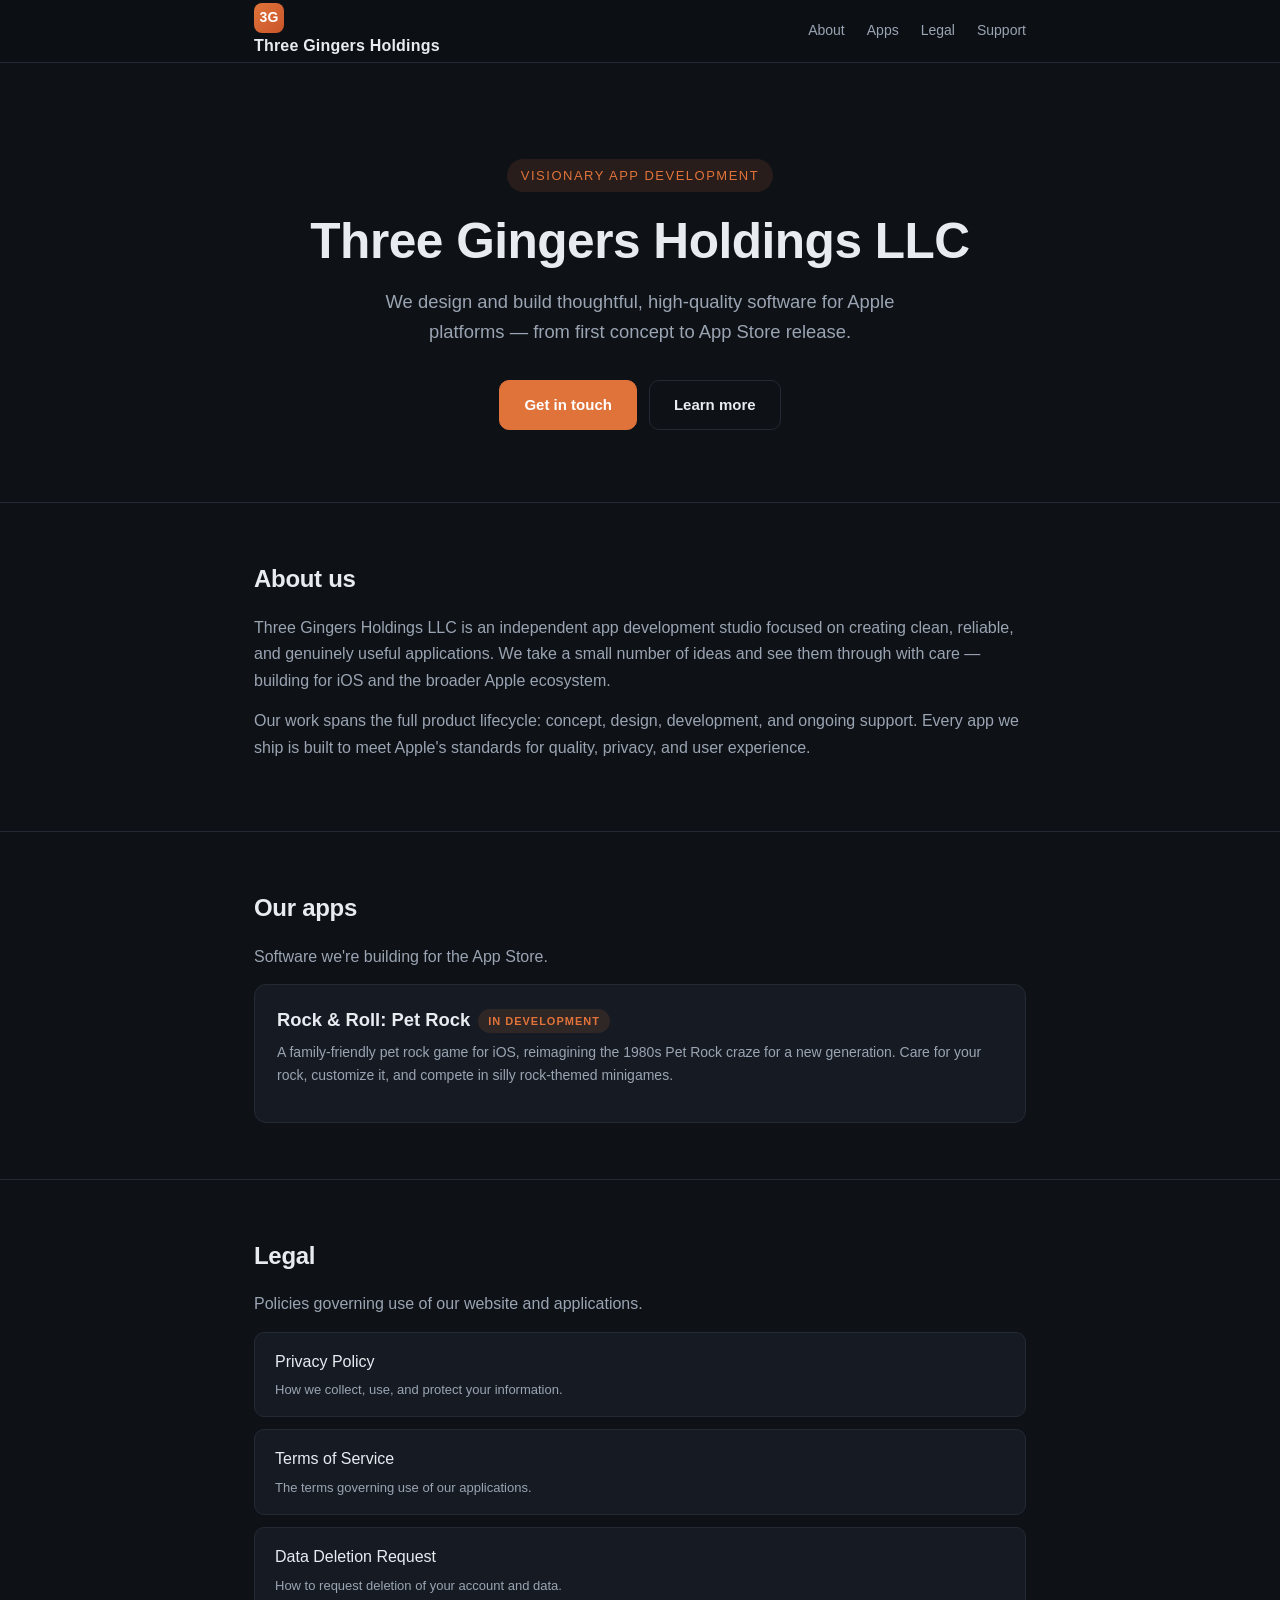
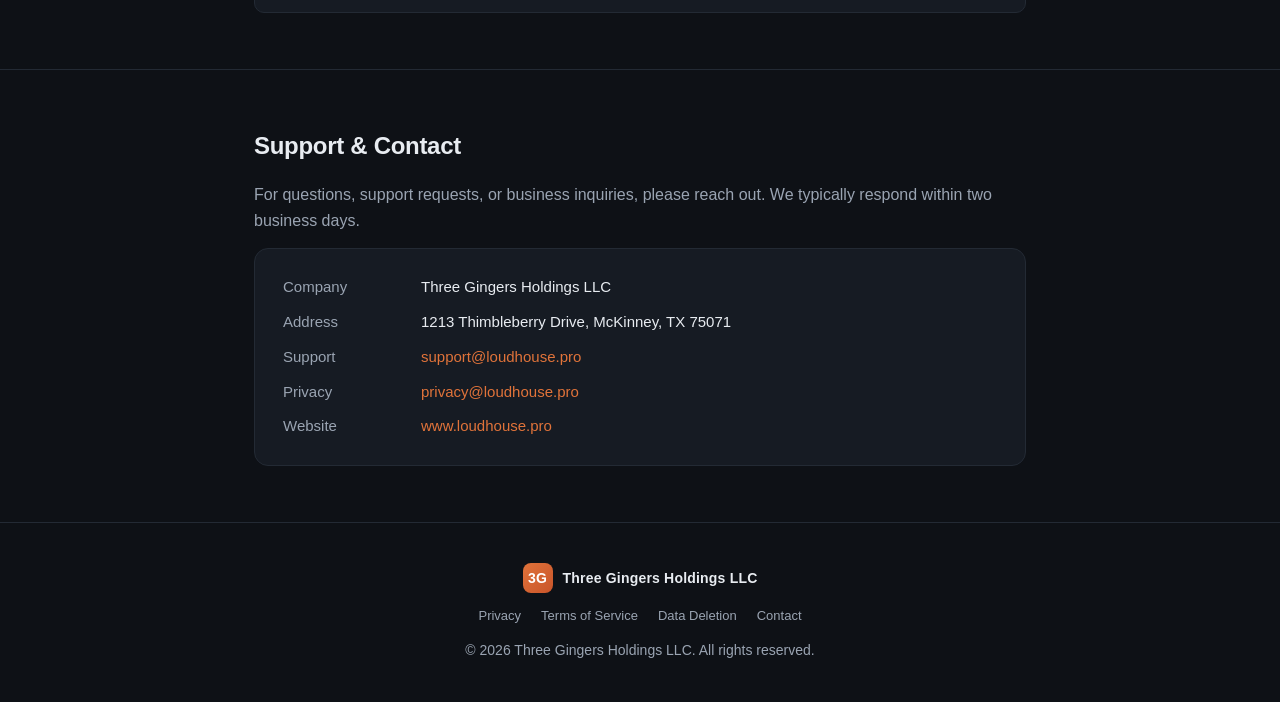
<file: index.html>
<!DOCTYPE html>
<html lang="en">
<head>
  <meta charset="UTF-8" />
  <meta name="viewport" content="width=device-width, initial-scale=1.0" />
  <title>Three Gingers Holdings LLC &mdash; Visionary App Development</title>
  <meta name="description" content="Three Gingers Holdings LLC is a visionary app development company building thoughtful, high-quality software for Apple platforms." />
  <link rel="canonical" href="https://www.loudhouse.pro/" />
  <meta property="og:title" content="Three Gingers Holdings LLC" />
  <meta property="og:description" content="Visionary App Development" />
  <meta property="og:type" content="website" />
  <meta property="og:url" content="https://www.loudhouse.pro/" />
  <link rel="stylesheet" href="/styles.css" />
</head>
<body>
  <header>
    <div class="wrap nav">
      <div class="brand"><a href="/"><span class="logo">3G</span> Three Gingers Holdings</a></div>
      <nav class="nav-links">
        <a href="#about">About</a>
        <a href="#apps">Apps</a>
        <a href="#legal">Legal</a>
        <a href="#support">Support</a>
      </nav>
    </div>
  </header>

  <main>
    <section class="hero wrap">
      <span class="eyebrow">Visionary App Development</span>
      <h1>Three Gingers Holdings LLC</h1>
      <p class="lead">We design and build thoughtful, high-quality software for Apple platforms &mdash; from first concept to App Store release.</p>
      <div class="cta">
        <a class="btn primary" href="#support">Get in touch</a>
        <a class="btn" href="#about">Learn more</a>
      </div>
    </section>

    <section id="about" class="block">
      <div class="wrap">
        <h2>About us</h2>
        <p>Three Gingers Holdings LLC is an independent app development studio focused on creating clean, reliable, and genuinely useful applications. We take a small number of ideas and see them through with care &mdash; building for iOS and the broader Apple ecosystem.</p>
        <p>Our work spans the full product lifecycle: concept, design, development, and ongoing support. Every app we ship is built to meet Apple's standards for quality, privacy, and user experience.</p>
      </div>
    </section>

    <section id="apps" class="block">
      <div class="wrap">
        <h2>Our apps</h2>
        <p>Software we're building for the App Store.</p>
        <div class="apps-list">
          <div class="app-item">
            <h3>Rock &amp; Roll: Pet Rock<span class="app-status">In Development</span></h3>
            <p>A family-friendly pet rock game for iOS, reimagining the 1980s Pet Rock craze for a new generation. Care for your rock, customize it, and compete in silly rock-themed minigames.</p>
          </div>
        </div>
      </div>
    </section>

    <section id="legal" class="block">
      <div class="wrap">
        <h2>Legal</h2>
        <p>Policies governing use of our website and applications.</p>
        <div class="legal-links">
          <a href="/privacy">
            Privacy Policy
            <small>How we collect, use, and protect your information.</small>
          </a>
          <a href="/terms-of-service">
            Terms of Service
            <small>The terms governing use of our applications.</small>
          </a>
          <a href="/data-deletion">
            Data Deletion Request
            <small>How to request deletion of your account and data.</small>
          </a>
        </div>
      </div>
    </section>

    <section id="support" class="block">
      <div class="wrap">
        <h2>Support &amp; Contact</h2>
        <p>For questions, support requests, or business inquiries, please reach out. We typically respond within two business days.</p>
        <div class="card">
          <dl class="contact-grid">
            <dt>Company</dt><dd>Three Gingers Holdings LLC</dd>
            <dt>Address</dt><dd>1213 Thimbleberry Drive, McKinney, TX 75071</dd>
            <dt>Support</dt><dd><a href="mailto:support@loudhouse.pro">support@loudhouse.pro</a></dd>
            <dt>Privacy</dt><dd><a href="mailto:privacy@loudhouse.pro">privacy@loudhouse.pro</a></dd>
            <dt>Website</dt><dd><a href="https://www.loudhouse.pro/">www.loudhouse.pro</a></dd>
          </dl>
        </div>
      </div>
    </section>
  </main>

  <footer>
    <div class="wrap">
      <div class="brand"><span class="logo">3G</span> Three Gingers Holdings LLC</div>
      <div class="footer-links">
        <a href="/privacy">Privacy</a>
        <a href="/terms-of-service">Terms of Service</a>
        <a href="/data-deletion">Data Deletion</a>
        <a href="mailto:support@loudhouse.pro">Contact</a>
      </div>
      <div>&copy; <span id="year">2026</span> Three Gingers Holdings LLC. All rights reserved.</div>
    </div>
  </footer>

  <script>
    document.getElementById('year').textContent = new Date().getFullYear();
  </script>
</body>
</html>
</file>
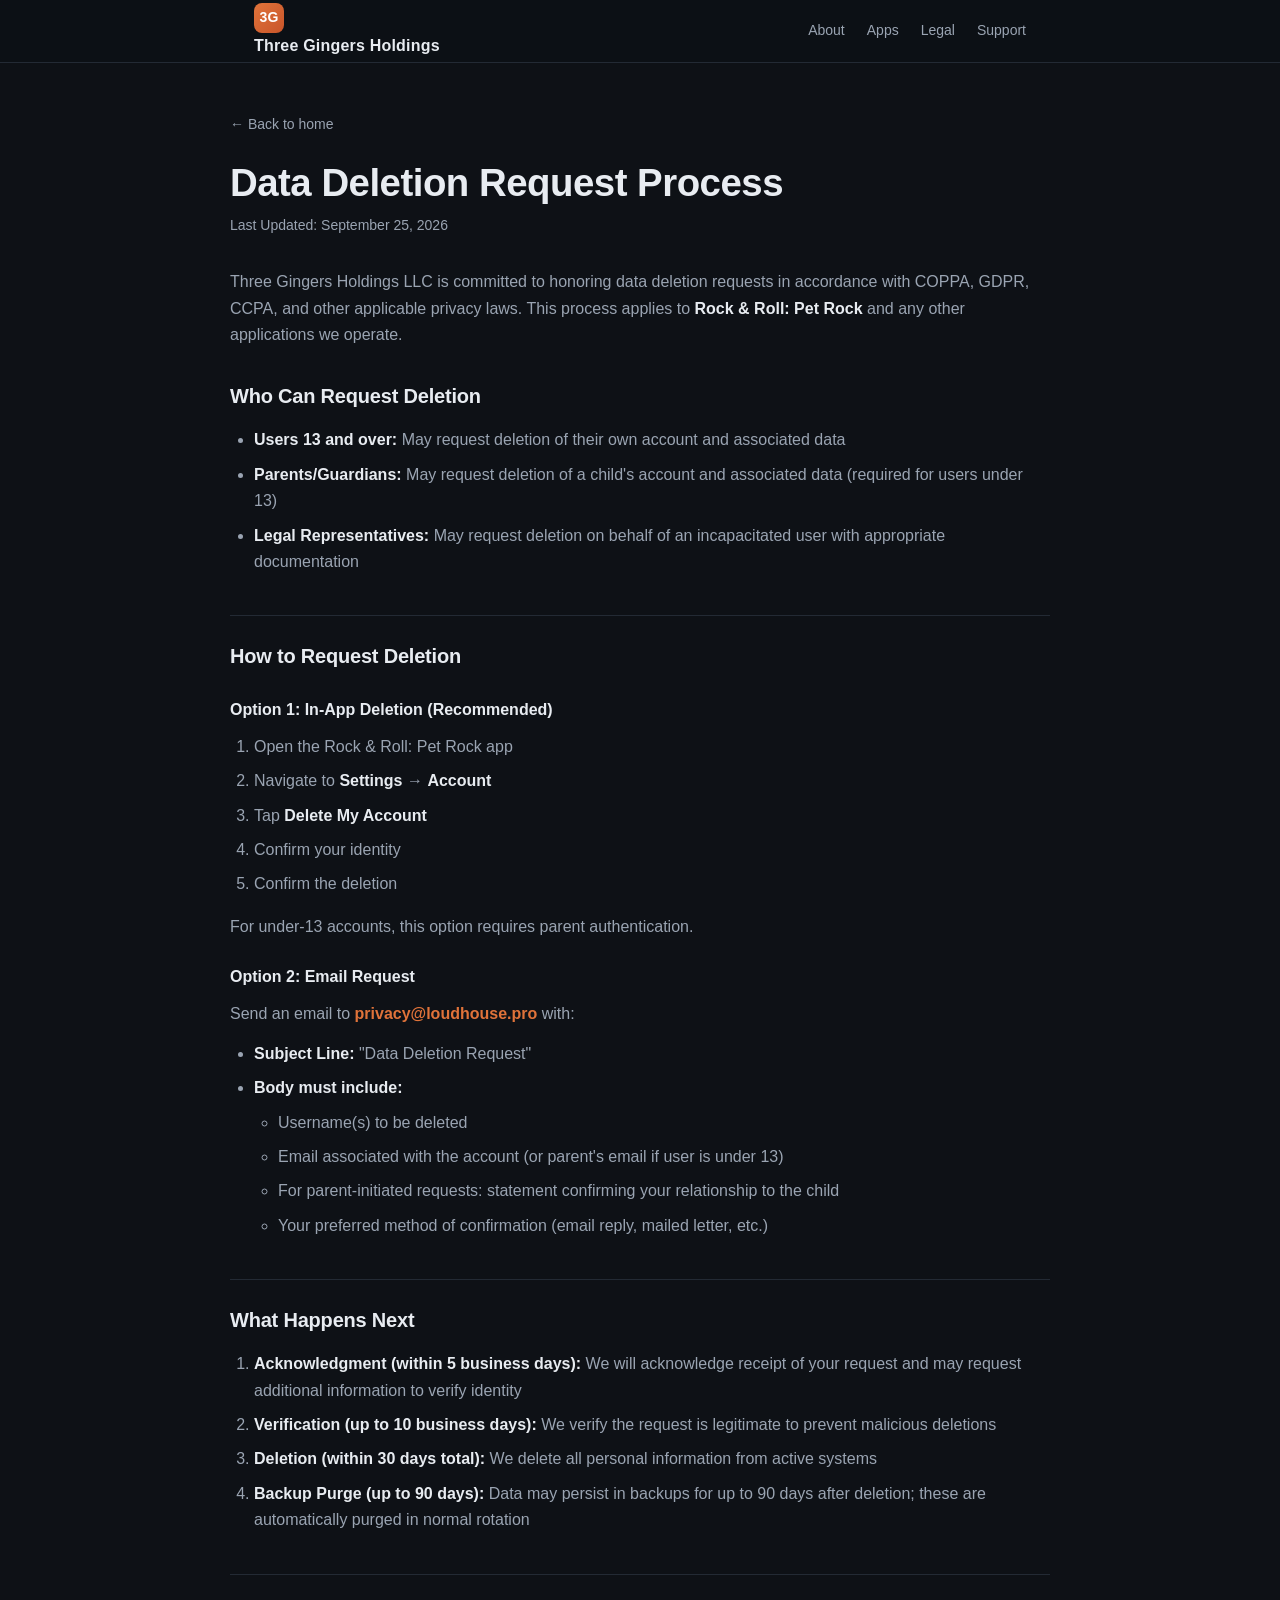
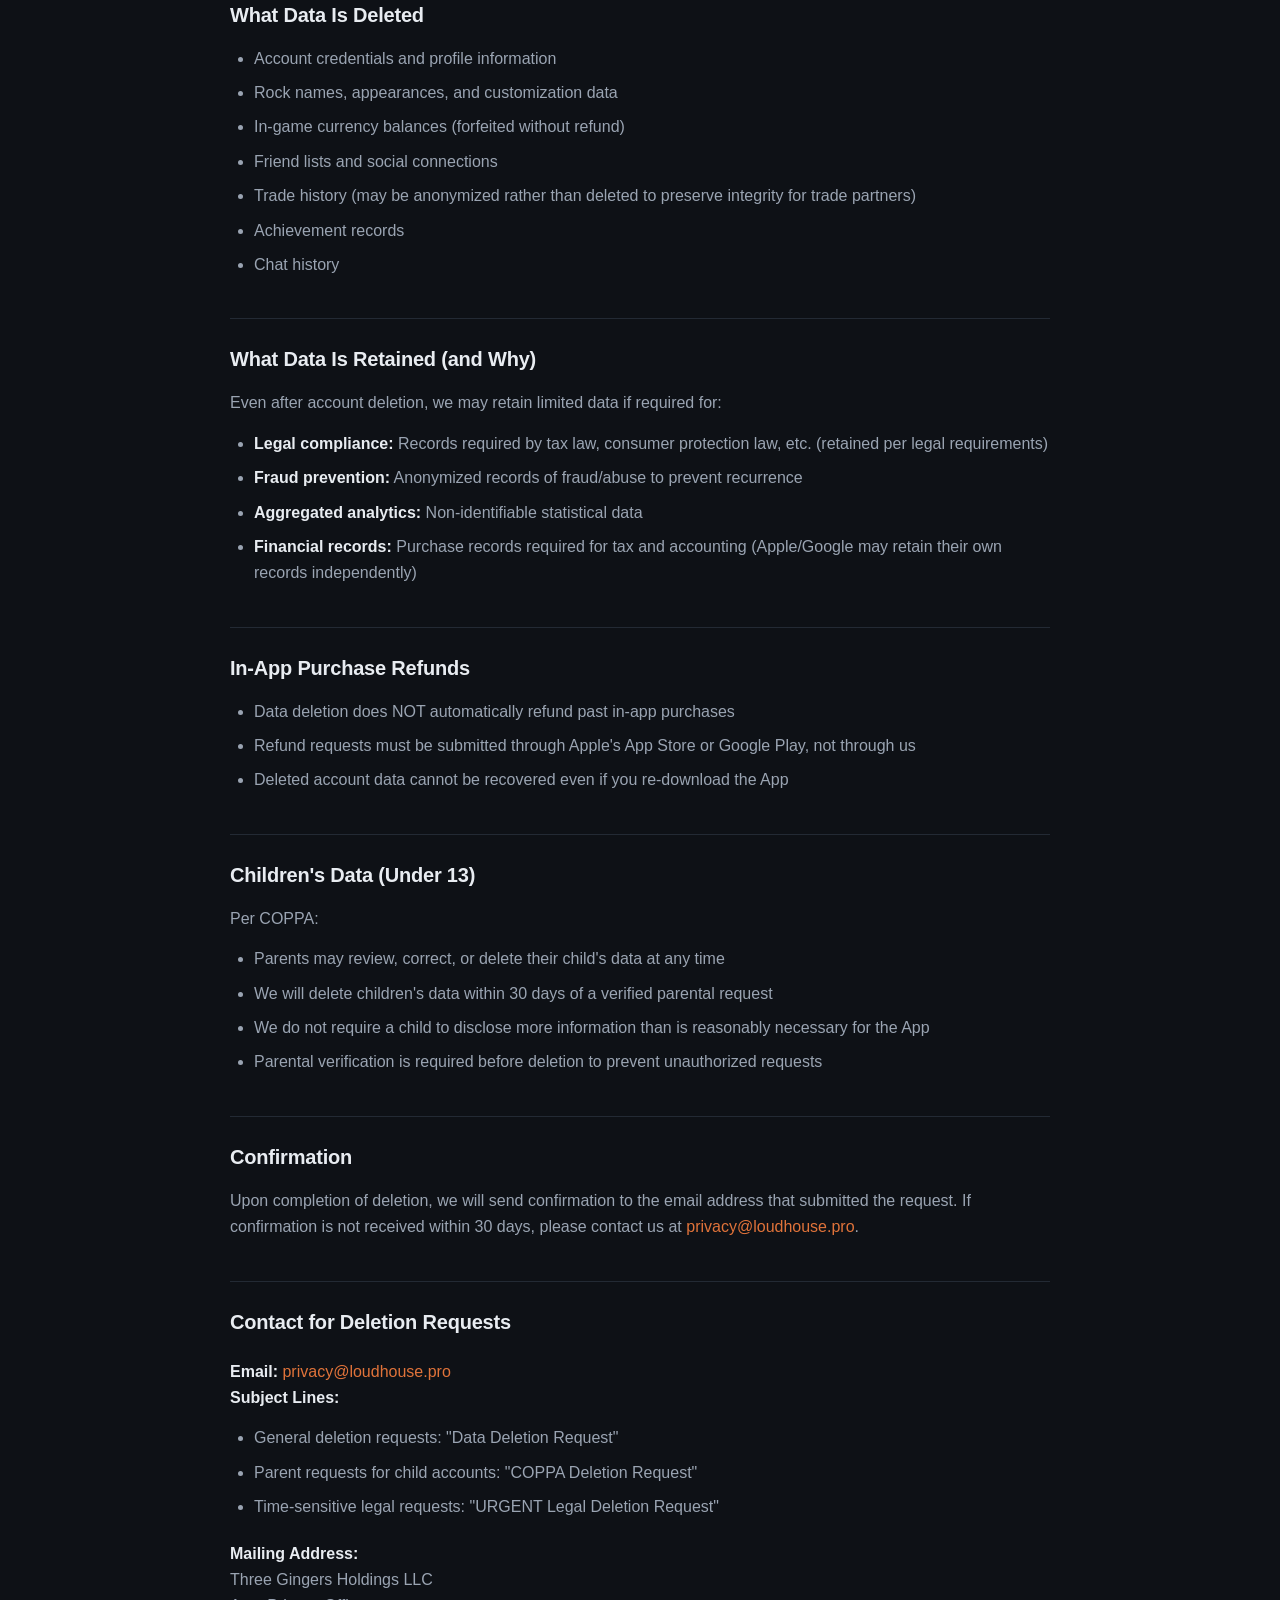
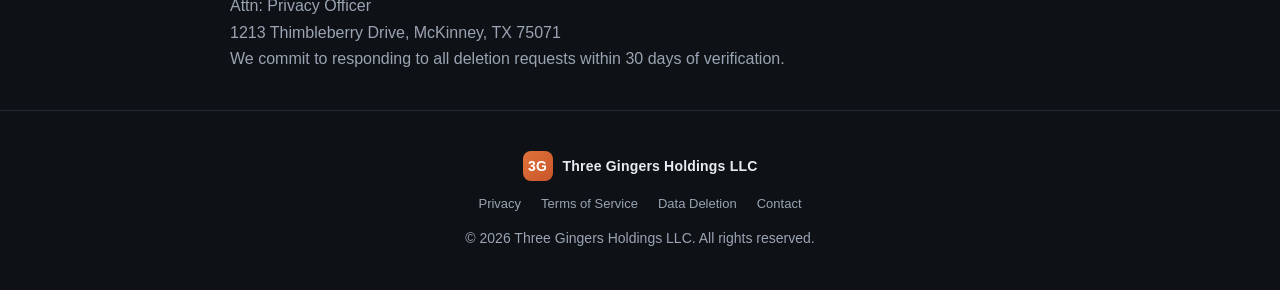
<file: data-deletion.html>
<!DOCTYPE html>
<html lang="en">
<head>
  <meta charset="UTF-8" />
  <meta name="viewport" content="width=device-width, initial-scale=1.0" />
  <title>Data Deletion Request &mdash; Three Gingers Holdings LLC</title>
  <meta name="description" content="How to request deletion of your account and data with Three Gingers Holdings LLC." />
  <link rel="canonical" href="https://www.loudhouse.pro/data-deletion" />
  <link rel="stylesheet" href="/styles.css" />
</head>
<body>
  <header>
    <div class="wrap nav">
      <div class="brand"><a href="/"><span class="logo">3G</span> Three Gingers Holdings</a></div>
      <nav class="nav-links">
        <a href="/#about">About</a>
        <a href="/#apps">Apps</a>
        <a href="/#legal">Legal</a>
        <a href="/#support">Support</a>
      </nav>
    </div>
  </header>

  <main class="legal-page wrap-legal">
    <a href="/" class="back-link">&larr; Back to home</a>
    <h1>Data Deletion Request Process</h1>
    <p class="updated">Last Updated: September 25, 2026</p>

    <p>Three Gingers Holdings LLC is committed to honoring data deletion requests in accordance with COPPA, GDPR, CCPA, and other applicable privacy laws. This process applies to <strong>Rock &amp; Roll: Pet Rock</strong> and any other applications we operate.</p>

    <h2>Who Can Request Deletion</h2>
    <ul>
      <li><strong>Users 13 and over:</strong> May request deletion of their own account and associated data</li>
      <li><strong>Parents/Guardians:</strong> May request deletion of a child's account and associated data (required for users under 13)</li>
      <li><strong>Legal Representatives:</strong> May request deletion on behalf of an incapacitated user with appropriate documentation</li>
    </ul>

    <h2>How to Request Deletion</h2>
    <h3>Option 1: In-App Deletion (Recommended)</h3>
    <ol>
      <li>Open the Rock &amp; Roll: Pet Rock app</li>
      <li>Navigate to <strong>Settings</strong> &rarr; <strong>Account</strong></li>
      <li>Tap <strong>Delete My Account</strong></li>
      <li>Confirm your identity</li>
      <li>Confirm the deletion</li>
    </ol>
    <p>For under-13 accounts, this option requires parent authentication.</p>

    <h3>Option 2: Email Request</h3>
    <p>Send an email to <strong><a href="mailto:privacy@loudhouse.pro">privacy@loudhouse.pro</a></strong> with:</p>
    <ul>
      <li><strong>Subject Line:</strong> "Data Deletion Request"</li>
      <li><strong>Body must include:</strong>
        <ul>
          <li>Username(s) to be deleted</li>
          <li>Email associated with the account (or parent's email if user is under 13)</li>
          <li>For parent-initiated requests: statement confirming your relationship to the child</li>
          <li>Your preferred method of confirmation (email reply, mailed letter, etc.)</li>
        </ul>
      </li>
    </ul>

    <h2>What Happens Next</h2>
    <ol>
      <li><strong>Acknowledgment (within 5 business days):</strong> We will acknowledge receipt of your request and may request additional information to verify identity</li>
      <li><strong>Verification (up to 10 business days):</strong> We verify the request is legitimate to prevent malicious deletions</li>
      <li><strong>Deletion (within 30 days total):</strong> We delete all personal information from active systems</li>
      <li><strong>Backup Purge (up to 90 days):</strong> Data may persist in backups for up to 90 days after deletion; these are automatically purged in normal rotation</li>
    </ol>

    <h2>What Data Is Deleted</h2>
    <ul>
      <li>Account credentials and profile information</li>
      <li>Rock names, appearances, and customization data</li>
      <li>In-game currency balances (forfeited without refund)</li>
      <li>Friend lists and social connections</li>
      <li>Trade history (may be anonymized rather than deleted to preserve integrity for trade partners)</li>
      <li>Achievement records</li>
      <li>Chat history</li>
    </ul>

    <h2>What Data Is Retained (and Why)</h2>
    <p>Even after account deletion, we may retain limited data if required for:</p>
    <ul>
      <li><strong>Legal compliance:</strong> Records required by tax law, consumer protection law, etc. (retained per legal requirements)</li>
      <li><strong>Fraud prevention:</strong> Anonymized records of fraud/abuse to prevent recurrence</li>
      <li><strong>Aggregated analytics:</strong> Non-identifiable statistical data</li>
      <li><strong>Financial records:</strong> Purchase records required for tax and accounting (Apple/Google may retain their own records independently)</li>
    </ul>

    <h2>In-App Purchase Refunds</h2>
    <ul>
      <li>Data deletion does NOT automatically refund past in-app purchases</li>
      <li>Refund requests must be submitted through Apple's App Store or Google Play, not through us</li>
      <li>Deleted account data cannot be recovered even if you re-download the App</li>
    </ul>

    <h2>Children's Data (Under 13)</h2>
    <p>Per COPPA:</p>
    <ul>
      <li>Parents may review, correct, or delete their child's data at any time</li>
      <li>We will delete children's data within 30 days of a verified parental request</li>
      <li>We do not require a child to disclose more information than is reasonably necessary for the App</li>
      <li>Parental verification is required before deletion to prevent unauthorized requests</li>
    </ul>

    <h2>Confirmation</h2>
    <p>Upon completion of deletion, we will send confirmation to the email address that submitted the request. If confirmation is not received within 30 days, please contact us at <a href="mailto:privacy@loudhouse.pro">privacy@loudhouse.pro</a>.</p>

    <h2>Contact for Deletion Requests</h2>
    <div class="contact-block">
      <strong>Email:</strong> <a href="mailto:privacy@loudhouse.pro">privacy@loudhouse.pro</a>
    </div>
    <p><strong>Subject Lines:</strong></p>
    <ul>
      <li>General deletion requests: "Data Deletion Request"</li>
      <li>Parent requests for child accounts: "COPPA Deletion Request"</li>
      <li>Time-sensitive legal requests: "URGENT Legal Deletion Request"</li>
    </ul>

    <div class="contact-block">
      <strong>Mailing Address:</strong><br />
      Three Gingers Holdings LLC<br />
      Attn: Privacy Officer<br />
      1213 Thimbleberry Drive, McKinney, TX 75071
    </div>
    <p>We commit to responding to all deletion requests within 30 days of verification.</p>
  </main>

  <footer>
    <div class="wrap">
      <div class="brand"><span class="logo">3G</span> Three Gingers Holdings LLC</div>
      <div class="footer-links">
        <a href="/privacy">Privacy</a>
        <a href="/terms-of-service">Terms of Service</a>
        <a href="/data-deletion">Data Deletion</a>
        <a href="mailto:support@loudhouse.pro">Contact</a>
      </div>
      <div>&copy; <span id="year">2026</span> Three Gingers Holdings LLC. All rights reserved.</div>
    </div>
  </footer>

  <script>
    document.getElementById('year').textContent = new Date().getFullYear();
  </script>
</body>
</html>
</file>
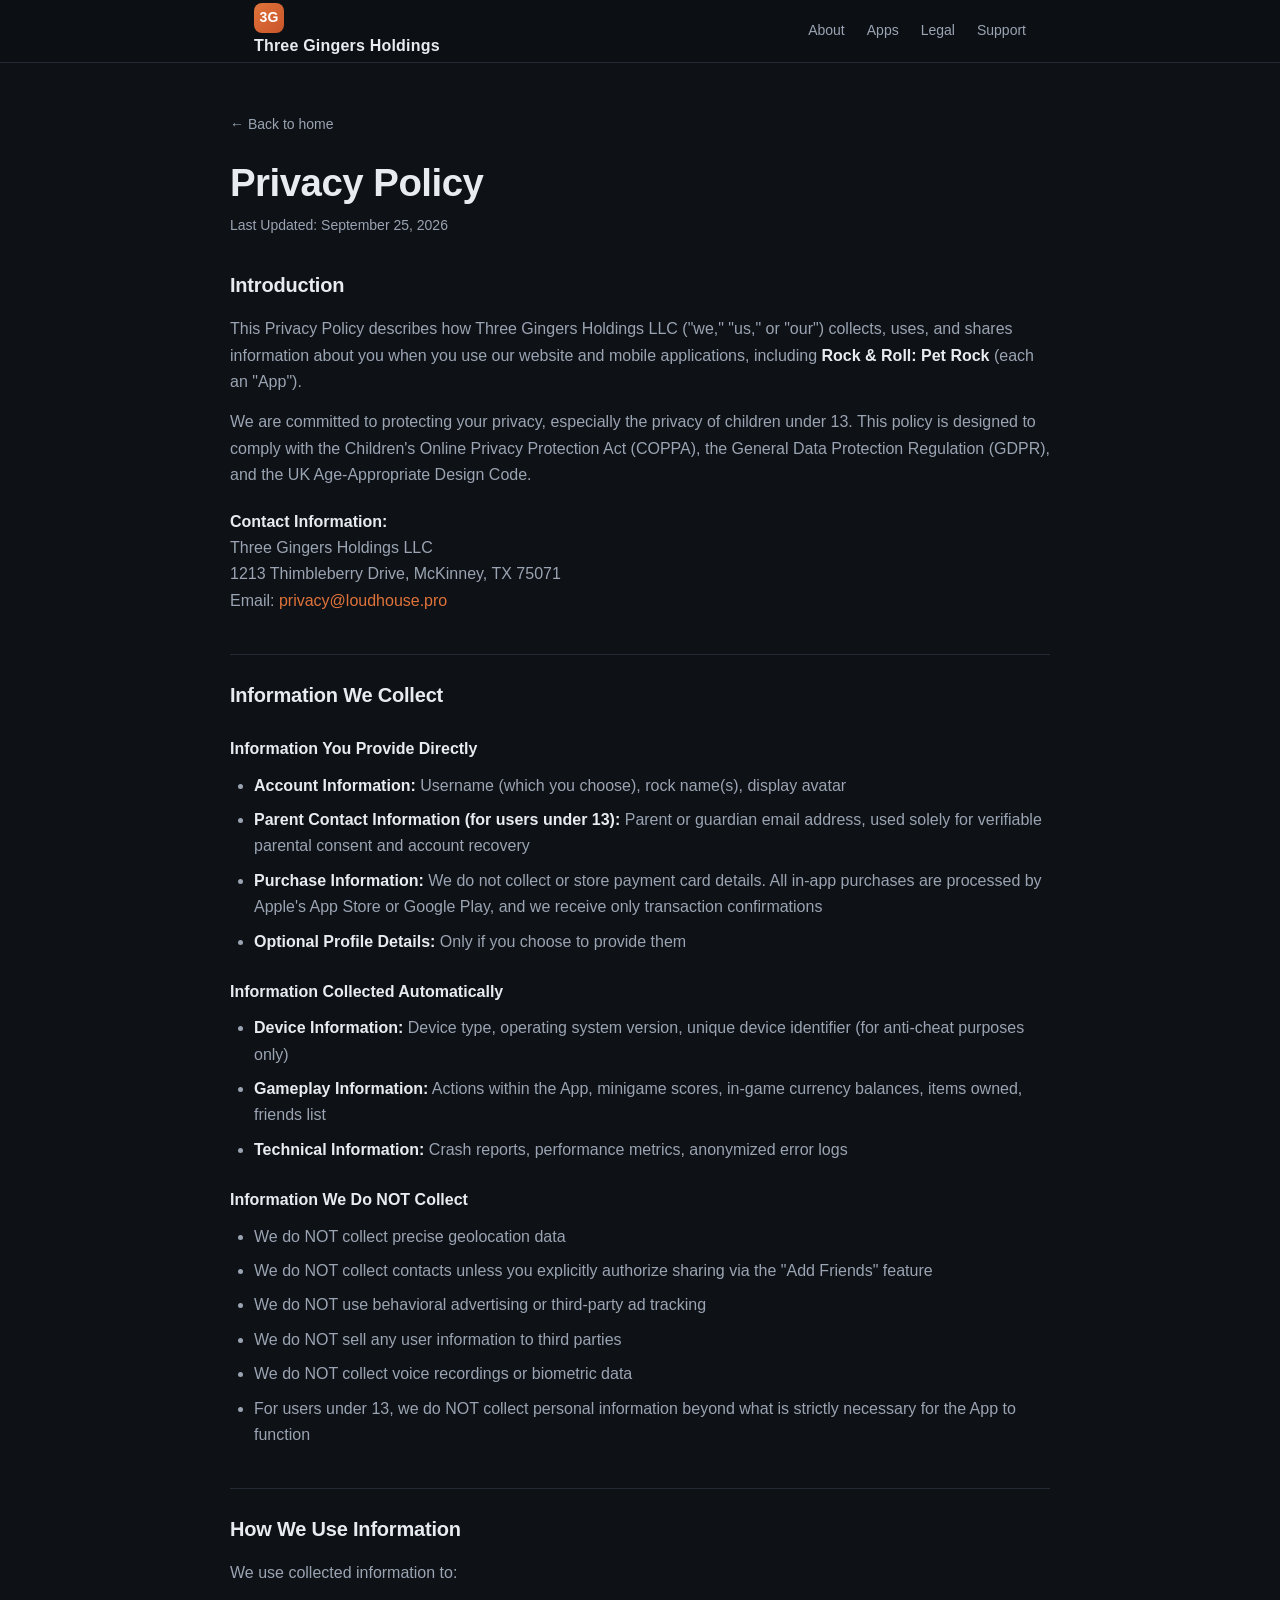
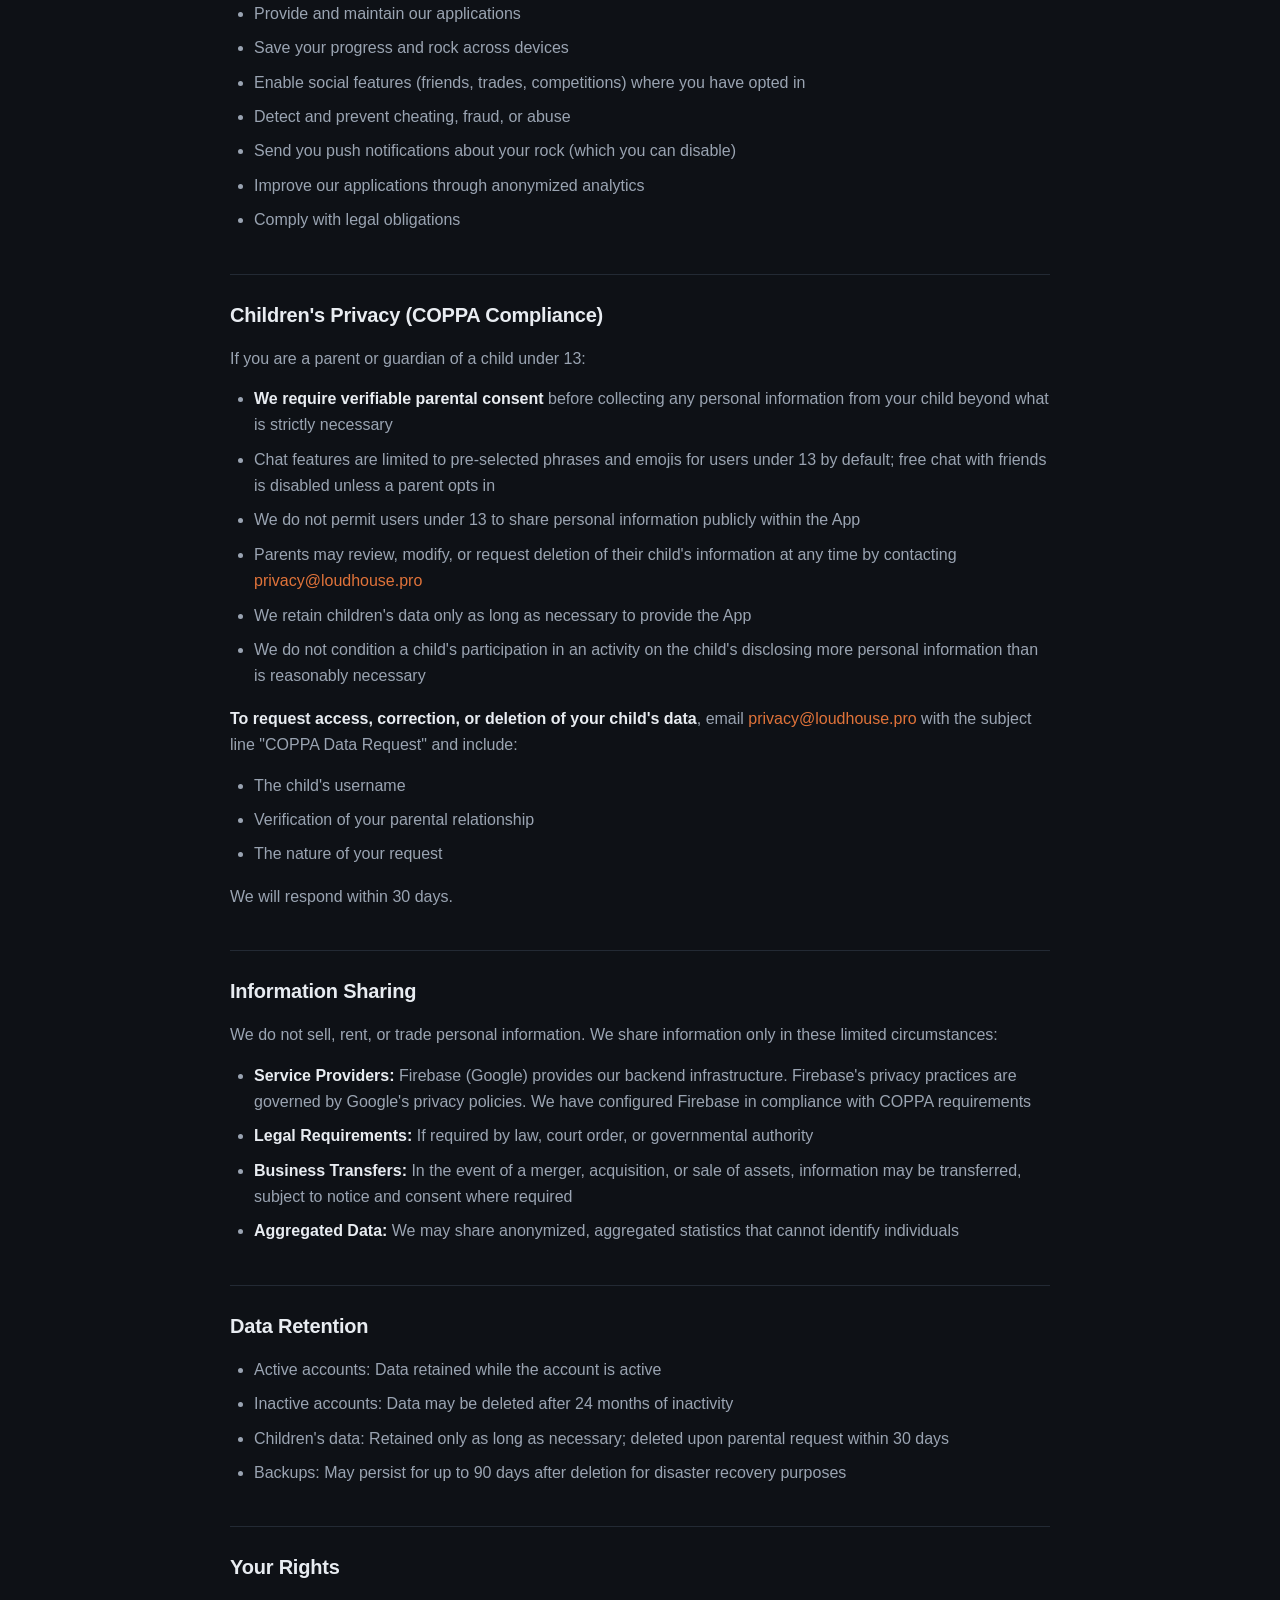
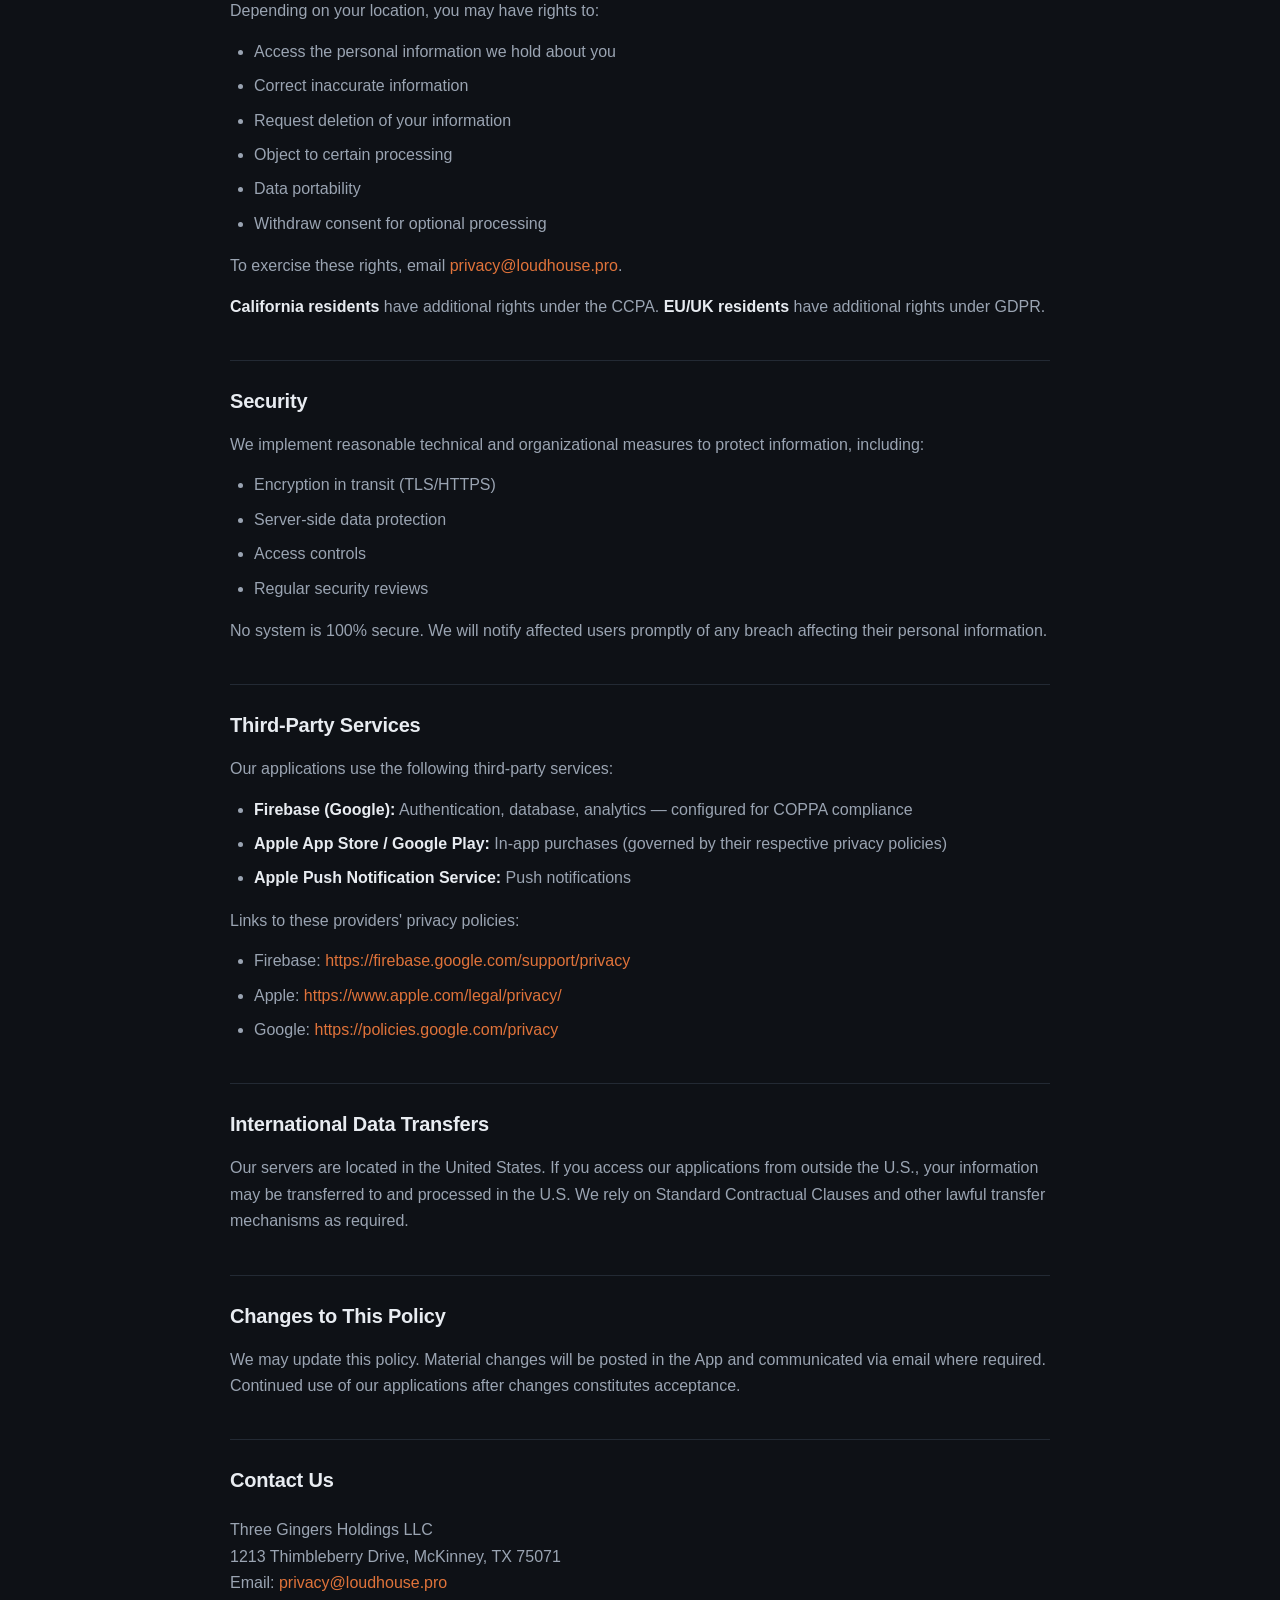
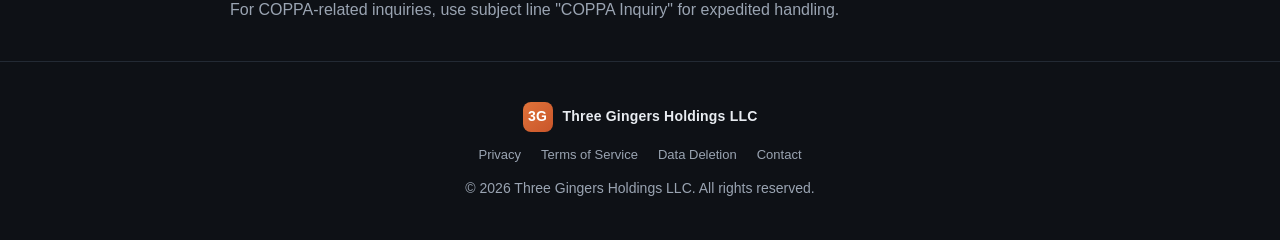
<file: privacy.html>
<!DOCTYPE html>
<html lang="en">
<head>
  <meta charset="UTF-8" />
  <meta name="viewport" content="width=device-width, initial-scale=1.0" />
  <title>Privacy Policy &mdash; Three Gingers Holdings LLC</title>
  <meta name="description" content="Privacy Policy for Three Gingers Holdings LLC and Rock & Roll: Pet Rock." />
  <link rel="canonical" href="https://www.loudhouse.pro/privacy" />
  <link rel="stylesheet" href="/styles.css" />
</head>
<body>
  <header>
    <div class="wrap nav">
      <div class="brand"><a href="/"><span class="logo">3G</span> Three Gingers Holdings</a></div>
      <nav class="nav-links">
        <a href="/#about">About</a>
        <a href="/#apps">Apps</a>
        <a href="/#legal">Legal</a>
        <a href="/#support">Support</a>
      </nav>
    </div>
  </header>

  <main class="legal-page wrap-legal">
    <a href="/" class="back-link">&larr; Back to home</a>
    <h1>Privacy Policy</h1>
    <p class="updated">Last Updated: September 25, 2026</p>

    <h2>Introduction</h2>
    <p>This Privacy Policy describes how Three Gingers Holdings LLC ("we," "us," or "our") collects, uses, and shares information about you when you use our website and mobile applications, including <strong>Rock &amp; Roll: Pet Rock</strong> (each an "App").</p>
    <p>We are committed to protecting your privacy, especially the privacy of children under 13. This policy is designed to comply with the Children's Online Privacy Protection Act (COPPA), the General Data Protection Regulation (GDPR), and the UK Age-Appropriate Design Code.</p>
    <div class="contact-block">
      <strong>Contact Information:</strong><br />
      Three Gingers Holdings LLC<br />
      1213 Thimbleberry Drive, McKinney, TX 75071<br />
      Email: <a href="mailto:privacy@loudhouse.pro">privacy@loudhouse.pro</a>
    </div>

    <h2>Information We Collect</h2>
    <h3>Information You Provide Directly</h3>
    <ul>
      <li><strong>Account Information:</strong> Username (which you choose), rock name(s), display avatar</li>
      <li><strong>Parent Contact Information (for users under 13):</strong> Parent or guardian email address, used solely for verifiable parental consent and account recovery</li>
      <li><strong>Purchase Information:</strong> We do not collect or store payment card details. All in-app purchases are processed by Apple's App Store or Google Play, and we receive only transaction confirmations</li>
      <li><strong>Optional Profile Details:</strong> Only if you choose to provide them</li>
    </ul>

    <h3>Information Collected Automatically</h3>
    <ul>
      <li><strong>Device Information:</strong> Device type, operating system version, unique device identifier (for anti-cheat purposes only)</li>
      <li><strong>Gameplay Information:</strong> Actions within the App, minigame scores, in-game currency balances, items owned, friends list</li>
      <li><strong>Technical Information:</strong> Crash reports, performance metrics, anonymized error logs</li>
    </ul>

    <h3>Information We Do NOT Collect</h3>
    <ul>
      <li>We do NOT collect precise geolocation data</li>
      <li>We do NOT collect contacts unless you explicitly authorize sharing via the "Add Friends" feature</li>
      <li>We do NOT use behavioral advertising or third-party ad tracking</li>
      <li>We do NOT sell any user information to third parties</li>
      <li>We do NOT collect voice recordings or biometric data</li>
      <li>For users under 13, we do NOT collect personal information beyond what is strictly necessary for the App to function</li>
    </ul>

    <h2>How We Use Information</h2>
    <p>We use collected information to:</p>
    <ul>
      <li>Provide and maintain our applications</li>
      <li>Save your progress and rock across devices</li>
      <li>Enable social features (friends, trades, competitions) where you have opted in</li>
      <li>Detect and prevent cheating, fraud, or abuse</li>
      <li>Send you push notifications about your rock (which you can disable)</li>
      <li>Improve our applications through anonymized analytics</li>
      <li>Comply with legal obligations</li>
    </ul>

    <h2>Children's Privacy (COPPA Compliance)</h2>
    <p>If you are a parent or guardian of a child under 13:</p>
    <ul>
      <li><strong>We require verifiable parental consent</strong> before collecting any personal information from your child beyond what is strictly necessary</li>
      <li>Chat features are limited to pre-selected phrases and emojis for users under 13 by default; free chat with friends is disabled unless a parent opts in</li>
      <li>We do not permit users under 13 to share personal information publicly within the App</li>
      <li>Parents may review, modify, or request deletion of their child's information at any time by contacting <a href="mailto:privacy@loudhouse.pro">privacy@loudhouse.pro</a></li>
      <li>We retain children's data only as long as necessary to provide the App</li>
      <li>We do not condition a child's participation in an activity on the child's disclosing more personal information than is reasonably necessary</li>
    </ul>

    <p><strong>To request access, correction, or deletion of your child's data</strong>, email <a href="mailto:privacy@loudhouse.pro">privacy@loudhouse.pro</a> with the subject line "COPPA Data Request" and include:</p>
    <ul>
      <li>The child's username</li>
      <li>Verification of your parental relationship</li>
      <li>The nature of your request</li>
    </ul>
    <p>We will respond within 30 days.</p>

    <h2>Information Sharing</h2>
    <p>We do not sell, rent, or trade personal information. We share information only in these limited circumstances:</p>
    <ul>
      <li><strong>Service Providers:</strong> Firebase (Google) provides our backend infrastructure. Firebase's privacy practices are governed by Google's privacy policies. We have configured Firebase in compliance with COPPA requirements</li>
      <li><strong>Legal Requirements:</strong> If required by law, court order, or governmental authority</li>
      <li><strong>Business Transfers:</strong> In the event of a merger, acquisition, or sale of assets, information may be transferred, subject to notice and consent where required</li>
      <li><strong>Aggregated Data:</strong> We may share anonymized, aggregated statistics that cannot identify individuals</li>
    </ul>

    <h2>Data Retention</h2>
    <ul>
      <li>Active accounts: Data retained while the account is active</li>
      <li>Inactive accounts: Data may be deleted after 24 months of inactivity</li>
      <li>Children's data: Retained only as long as necessary; deleted upon parental request within 30 days</li>
      <li>Backups: May persist for up to 90 days after deletion for disaster recovery purposes</li>
    </ul>

    <h2>Your Rights</h2>
    <p>Depending on your location, you may have rights to:</p>
    <ul>
      <li>Access the personal information we hold about you</li>
      <li>Correct inaccurate information</li>
      <li>Request deletion of your information</li>
      <li>Object to certain processing</li>
      <li>Data portability</li>
      <li>Withdraw consent for optional processing</li>
    </ul>
    <p>To exercise these rights, email <a href="mailto:privacy@loudhouse.pro">privacy@loudhouse.pro</a>.</p>
    <p><strong>California residents</strong> have additional rights under the CCPA. <strong>EU/UK residents</strong> have additional rights under GDPR.</p>

    <h2>Security</h2>
    <p>We implement reasonable technical and organizational measures to protect information, including:</p>
    <ul>
      <li>Encryption in transit (TLS/HTTPS)</li>
      <li>Server-side data protection</li>
      <li>Access controls</li>
      <li>Regular security reviews</li>
    </ul>
    <p>No system is 100% secure. We will notify affected users promptly of any breach affecting their personal information.</p>

    <h2>Third-Party Services</h2>
    <p>Our applications use the following third-party services:</p>
    <ul>
      <li><strong>Firebase (Google):</strong> Authentication, database, analytics &mdash; configured for COPPA compliance</li>
      <li><strong>Apple App Store / Google Play:</strong> In-app purchases (governed by their respective privacy policies)</li>
      <li><strong>Apple Push Notification Service:</strong> Push notifications</li>
    </ul>
    <p>Links to these providers' privacy policies:</p>
    <ul>
      <li>Firebase: <a href="https://firebase.google.com/support/privacy">https://firebase.google.com/support/privacy</a></li>
      <li>Apple: <a href="https://www.apple.com/legal/privacy/">https://www.apple.com/legal/privacy/</a></li>
      <li>Google: <a href="https://policies.google.com/privacy">https://policies.google.com/privacy</a></li>
    </ul>

    <h2>International Data Transfers</h2>
    <p>Our servers are located in the United States. If you access our applications from outside the U.S., your information may be transferred to and processed in the U.S. We rely on Standard Contractual Clauses and other lawful transfer mechanisms as required.</p>

    <h2>Changes to This Policy</h2>
    <p>We may update this policy. Material changes will be posted in the App and communicated via email where required. Continued use of our applications after changes constitutes acceptance.</p>

    <h2>Contact Us</h2>
    <div class="contact-block">
      Three Gingers Holdings LLC<br />
      1213 Thimbleberry Drive, McKinney, TX 75071<br />
      Email: <a href="mailto:privacy@loudhouse.pro">privacy@loudhouse.pro</a>
    </div>
    <p>For COPPA-related inquiries, use subject line "COPPA Inquiry" for expedited handling.</p>
  </main>

  <footer>
    <div class="wrap">
      <div class="brand"><span class="logo">3G</span> Three Gingers Holdings LLC</div>
      <div class="footer-links">
        <a href="/privacy">Privacy</a>
        <a href="/terms-of-service">Terms of Service</a>
        <a href="/data-deletion">Data Deletion</a>
        <a href="mailto:support@loudhouse.pro">Contact</a>
      </div>
      <div>&copy; <span id="year">2026</span> Three Gingers Holdings LLC. All rights reserved.</div>
    </div>
  </footer>

  <script>
    document.getElementById('year').textContent = new Date().getFullYear();
  </script>
</body>
</html>
</file>
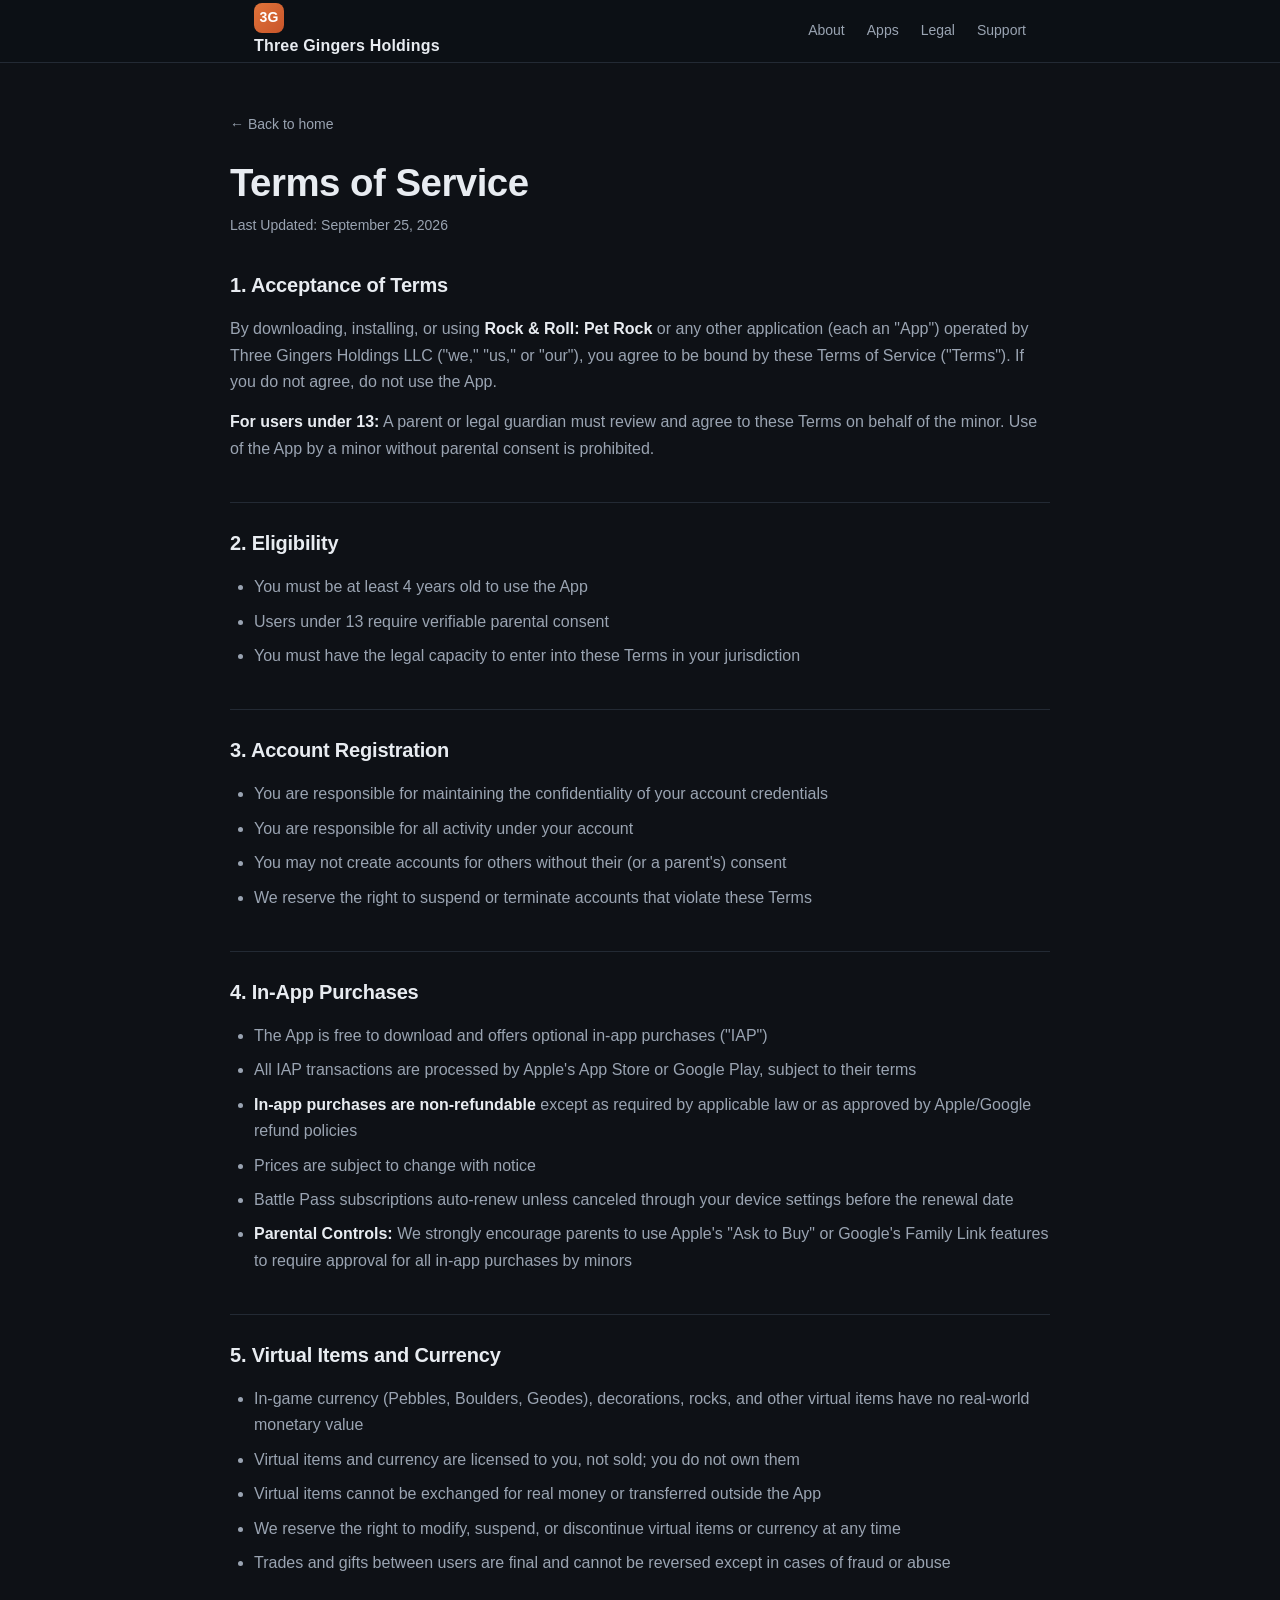
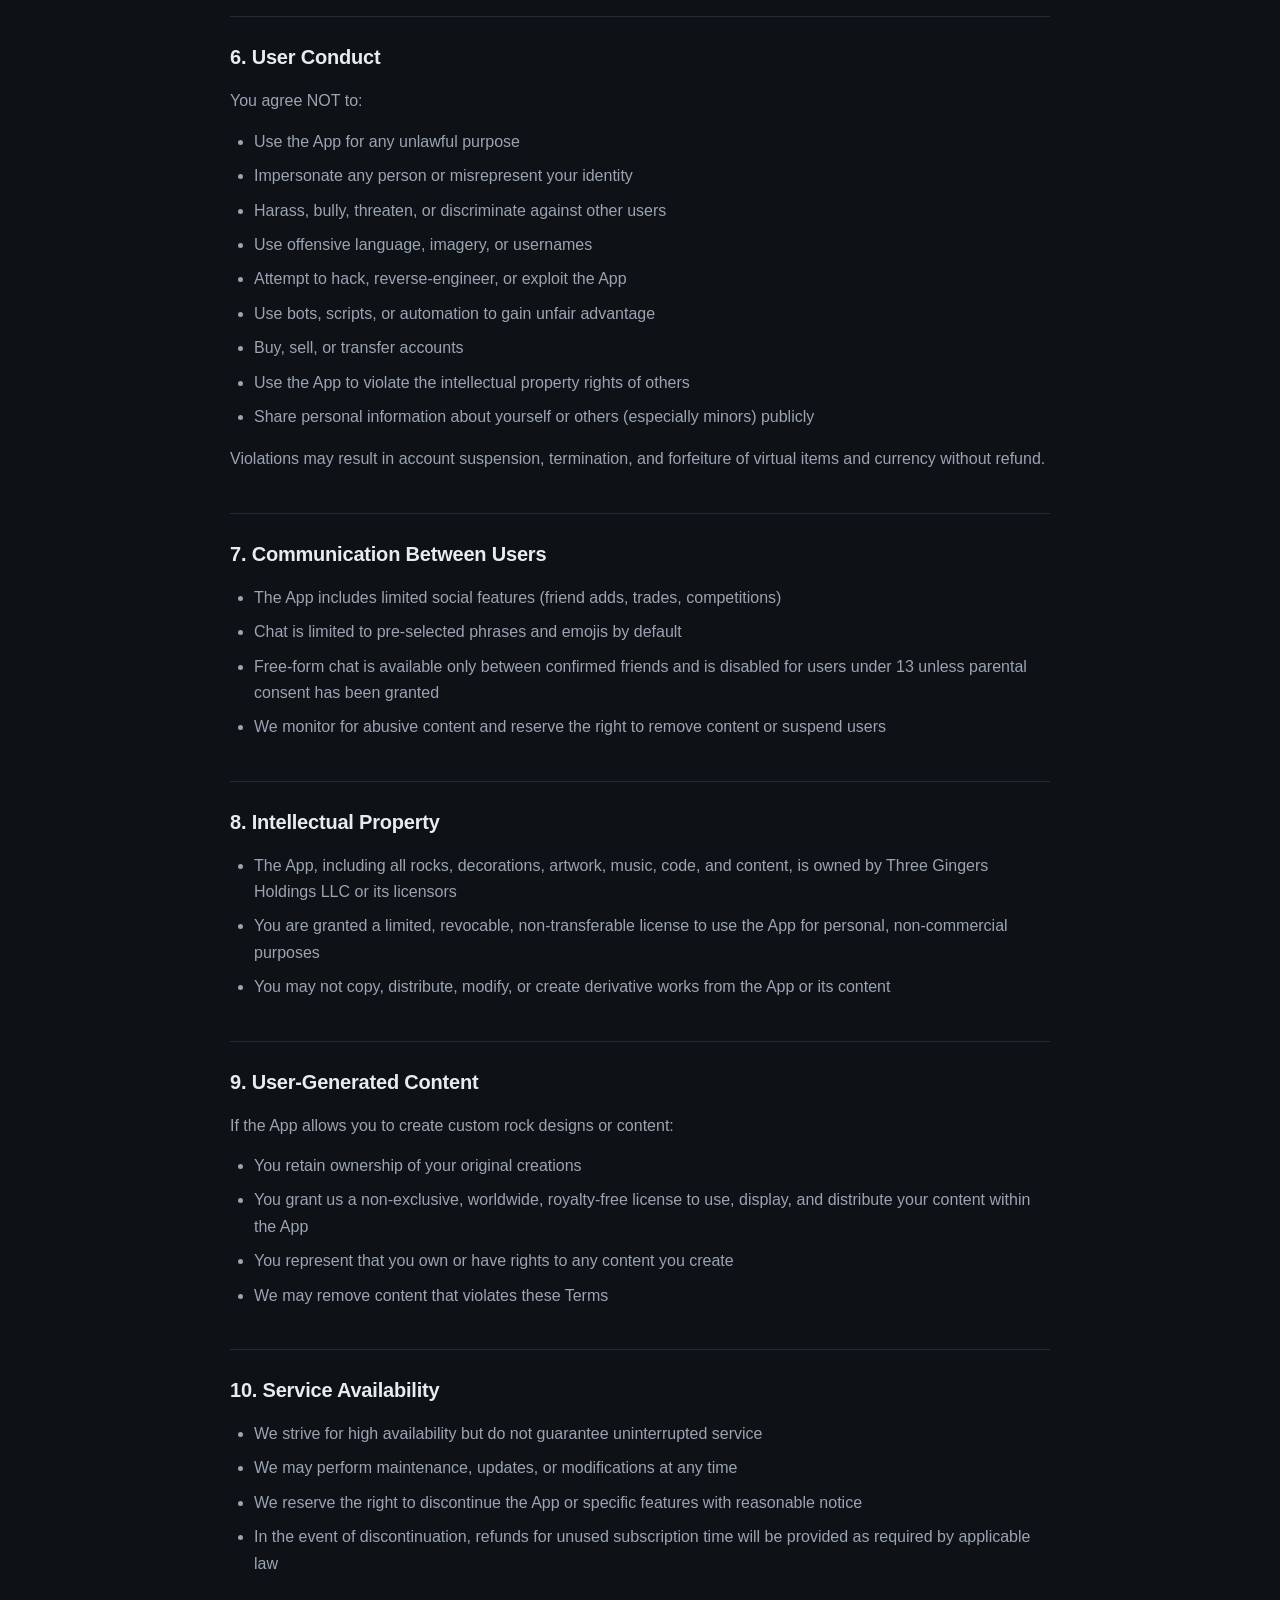
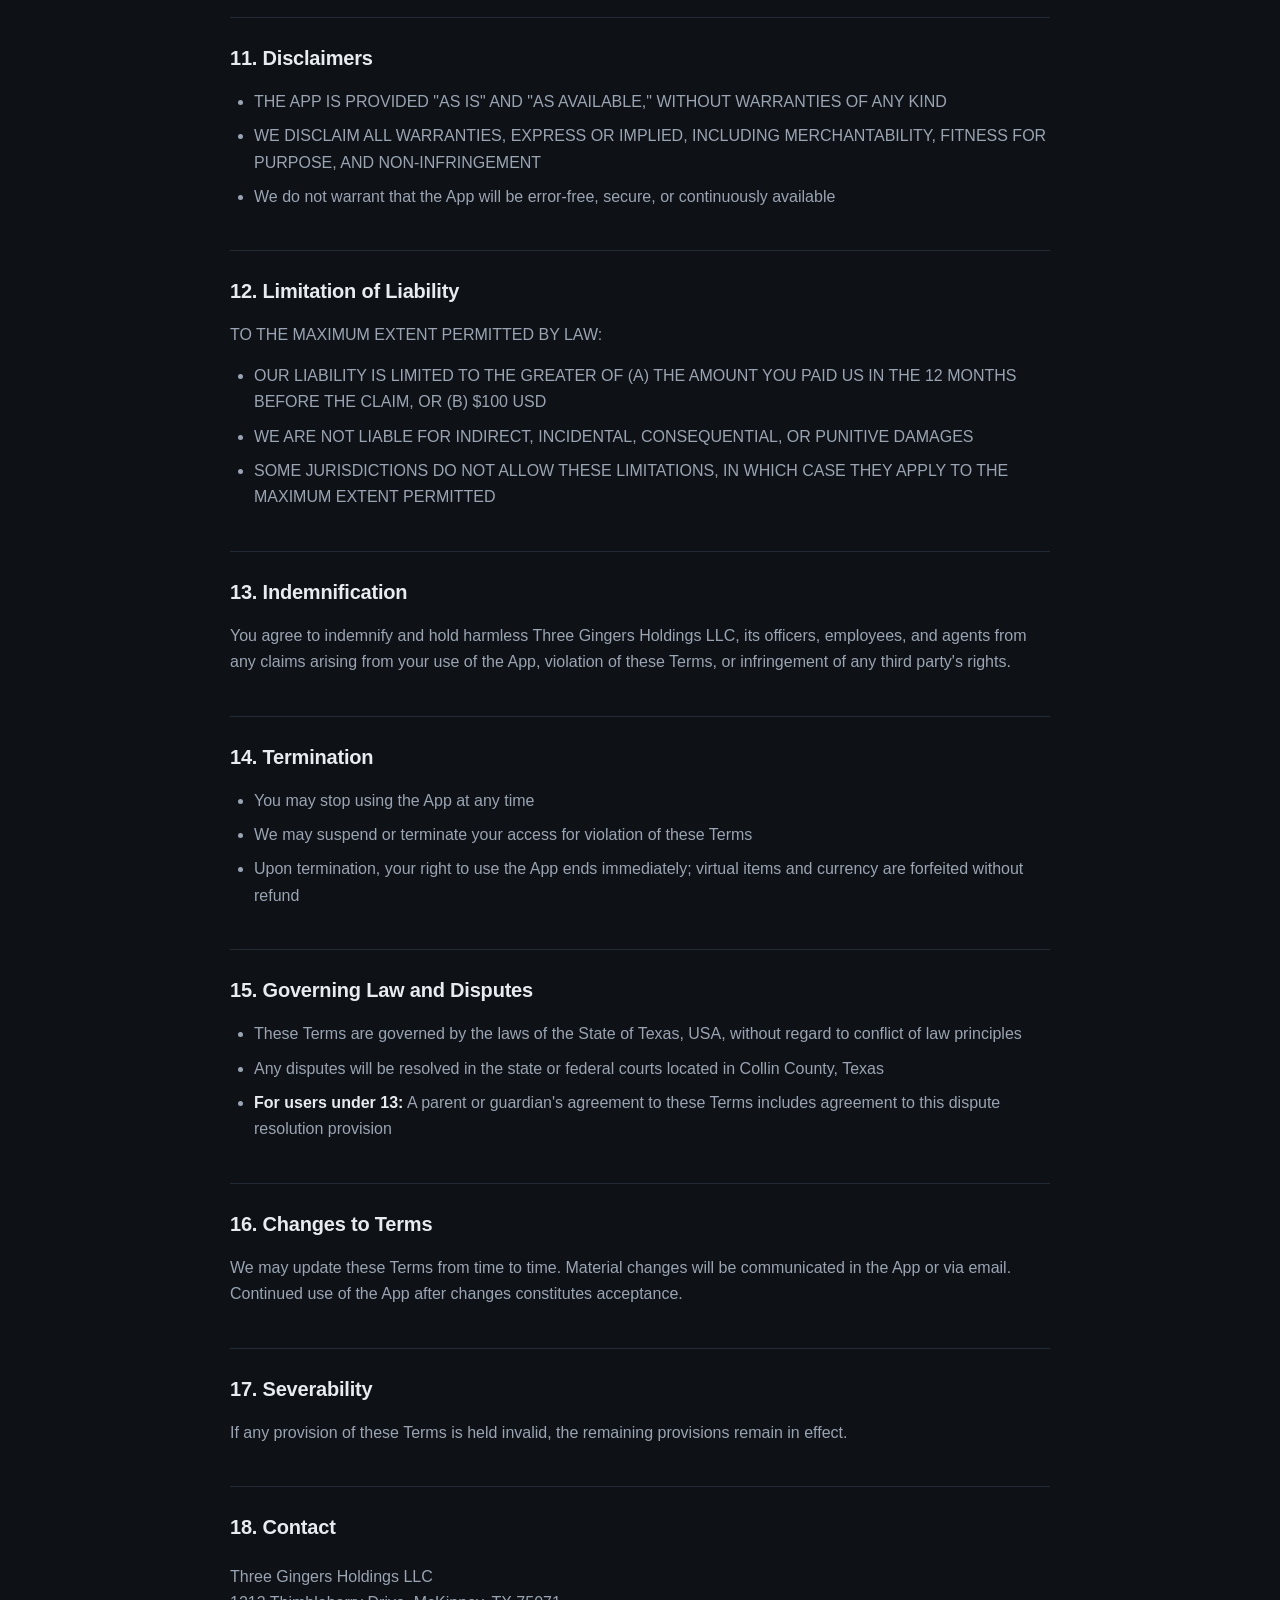
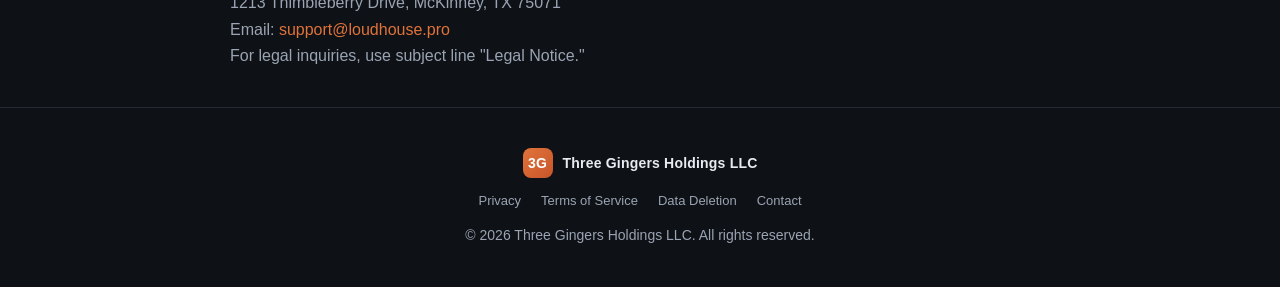
<file: terms-of-service.html>
<!DOCTYPE html>
<html lang="en">
<head>
  <meta charset="UTF-8" />
  <meta name="viewport" content="width=device-width, initial-scale=1.0" />
  <title>Terms of Service &mdash; Three Gingers Holdings LLC</title>
  <meta name="description" content="Terms of Service for Three Gingers Holdings LLC and Rock & Roll: Pet Rock." />
  <link rel="canonical" href="https://www.loudhouse.pro/terms-of-service" />
  <link rel="stylesheet" href="/styles.css" />
</head>
<body>
  <header>
    <div class="wrap nav">
      <div class="brand"><a href="/"><span class="logo">3G</span> Three Gingers Holdings</a></div>
      <nav class="nav-links">
        <a href="/#about">About</a>
        <a href="/#apps">Apps</a>
        <a href="/#legal">Legal</a>
        <a href="/#support">Support</a>
      </nav>
    </div>
  </header>

  <main class="legal-page wrap-legal">
    <a href="/" class="back-link">&larr; Back to home</a>
    <h1>Terms of Service</h1>
    <p class="updated">Last Updated: September 25, 2026</p>

    <h2>1. Acceptance of Terms</h2>
    <p>By downloading, installing, or using <strong>Rock &amp; Roll: Pet Rock</strong> or any other application (each an "App") operated by Three Gingers Holdings LLC ("we," "us," or "our"), you agree to be bound by these Terms of Service ("Terms"). If you do not agree, do not use the App.</p>
    <p><strong>For users under 13:</strong> A parent or legal guardian must review and agree to these Terms on behalf of the minor. Use of the App by a minor without parental consent is prohibited.</p>

    <h2>2. Eligibility</h2>
    <ul>
      <li>You must be at least 4 years old to use the App</li>
      <li>Users under 13 require verifiable parental consent</li>
      <li>You must have the legal capacity to enter into these Terms in your jurisdiction</li>
    </ul>

    <h2>3. Account Registration</h2>
    <ul>
      <li>You are responsible for maintaining the confidentiality of your account credentials</li>
      <li>You are responsible for all activity under your account</li>
      <li>You may not create accounts for others without their (or a parent's) consent</li>
      <li>We reserve the right to suspend or terminate accounts that violate these Terms</li>
    </ul>

    <h2>4. In-App Purchases</h2>
    <ul>
      <li>The App is free to download and offers optional in-app purchases ("IAP")</li>
      <li>All IAP transactions are processed by Apple's App Store or Google Play, subject to their terms</li>
      <li><strong>In-app purchases are non-refundable</strong> except as required by applicable law or as approved by Apple/Google refund policies</li>
      <li>Prices are subject to change with notice</li>
      <li>Battle Pass subscriptions auto-renew unless canceled through your device settings before the renewal date</li>
      <li><strong>Parental Controls:</strong> We strongly encourage parents to use Apple's "Ask to Buy" or Google's Family Link features to require approval for all in-app purchases by minors</li>
    </ul>

    <h2>5. Virtual Items and Currency</h2>
    <ul>
      <li>In-game currency (Pebbles, Boulders, Geodes), decorations, rocks, and other virtual items have no real-world monetary value</li>
      <li>Virtual items and currency are licensed to you, not sold; you do not own them</li>
      <li>Virtual items cannot be exchanged for real money or transferred outside the App</li>
      <li>We reserve the right to modify, suspend, or discontinue virtual items or currency at any time</li>
      <li>Trades and gifts between users are final and cannot be reversed except in cases of fraud or abuse</li>
    </ul>

    <h2>6. User Conduct</h2>
    <p>You agree NOT to:</p>
    <ul>
      <li>Use the App for any unlawful purpose</li>
      <li>Impersonate any person or misrepresent your identity</li>
      <li>Harass, bully, threaten, or discriminate against other users</li>
      <li>Use offensive language, imagery, or usernames</li>
      <li>Attempt to hack, reverse-engineer, or exploit the App</li>
      <li>Use bots, scripts, or automation to gain unfair advantage</li>
      <li>Buy, sell, or transfer accounts</li>
      <li>Use the App to violate the intellectual property rights of others</li>
      <li>Share personal information about yourself or others (especially minors) publicly</li>
    </ul>
    <p>Violations may result in account suspension, termination, and forfeiture of virtual items and currency without refund.</p>

    <h2>7. Communication Between Users</h2>
    <ul>
      <li>The App includes limited social features (friend adds, trades, competitions)</li>
      <li>Chat is limited to pre-selected phrases and emojis by default</li>
      <li>Free-form chat is available only between confirmed friends and is disabled for users under 13 unless parental consent has been granted</li>
      <li>We monitor for abusive content and reserve the right to remove content or suspend users</li>
    </ul>

    <h2>8. Intellectual Property</h2>
    <ul>
      <li>The App, including all rocks, decorations, artwork, music, code, and content, is owned by Three Gingers Holdings LLC or its licensors</li>
      <li>You are granted a limited, revocable, non-transferable license to use the App for personal, non-commercial purposes</li>
      <li>You may not copy, distribute, modify, or create derivative works from the App or its content</li>
    </ul>

    <h2>9. User-Generated Content</h2>
    <p>If the App allows you to create custom rock designs or content:</p>
    <ul>
      <li>You retain ownership of your original creations</li>
      <li>You grant us a non-exclusive, worldwide, royalty-free license to use, display, and distribute your content within the App</li>
      <li>You represent that you own or have rights to any content you create</li>
      <li>We may remove content that violates these Terms</li>
    </ul>

    <h2>10. Service Availability</h2>
    <ul>
      <li>We strive for high availability but do not guarantee uninterrupted service</li>
      <li>We may perform maintenance, updates, or modifications at any time</li>
      <li>We reserve the right to discontinue the App or specific features with reasonable notice</li>
      <li>In the event of discontinuation, refunds for unused subscription time will be provided as required by applicable law</li>
    </ul>

    <h2>11. Disclaimers</h2>
    <ul>
      <li>THE APP IS PROVIDED "AS IS" AND "AS AVAILABLE," WITHOUT WARRANTIES OF ANY KIND</li>
      <li>WE DISCLAIM ALL WARRANTIES, EXPRESS OR IMPLIED, INCLUDING MERCHANTABILITY, FITNESS FOR PURPOSE, AND NON-INFRINGEMENT</li>
      <li>We do not warrant that the App will be error-free, secure, or continuously available</li>
    </ul>

    <h2>12. Limitation of Liability</h2>
    <p>TO THE MAXIMUM EXTENT PERMITTED BY LAW:</p>
    <ul>
      <li>OUR LIABILITY IS LIMITED TO THE GREATER OF (A) THE AMOUNT YOU PAID US IN THE 12 MONTHS BEFORE THE CLAIM, OR (B) $100 USD</li>
      <li>WE ARE NOT LIABLE FOR INDIRECT, INCIDENTAL, CONSEQUENTIAL, OR PUNITIVE DAMAGES</li>
      <li>SOME JURISDICTIONS DO NOT ALLOW THESE LIMITATIONS, IN WHICH CASE THEY APPLY TO THE MAXIMUM EXTENT PERMITTED</li>
    </ul>

    <h2>13. Indemnification</h2>
    <p>You agree to indemnify and hold harmless Three Gingers Holdings LLC, its officers, employees, and agents from any claims arising from your use of the App, violation of these Terms, or infringement of any third party's rights.</p>

    <h2>14. Termination</h2>
    <ul>
      <li>You may stop using the App at any time</li>
      <li>We may suspend or terminate your access for violation of these Terms</li>
      <li>Upon termination, your right to use the App ends immediately; virtual items and currency are forfeited without refund</li>
    </ul>

    <h2>15. Governing Law and Disputes</h2>
    <ul>
      <li>These Terms are governed by the laws of the State of Texas, USA, without regard to conflict of law principles</li>
      <li>Any disputes will be resolved in the state or federal courts located in Collin County, Texas</li>
      <li><strong>For users under 13:</strong> A parent or guardian's agreement to these Terms includes agreement to this dispute resolution provision</li>
    </ul>

    <h2>16. Changes to Terms</h2>
    <p>We may update these Terms from time to time. Material changes will be communicated in the App or via email. Continued use of the App after changes constitutes acceptance.</p>

    <h2>17. Severability</h2>
    <p>If any provision of these Terms is held invalid, the remaining provisions remain in effect.</p>

    <h2>18. Contact</h2>
    <div class="contact-block">
      Three Gingers Holdings LLC<br />
      1213 Thimbleberry Drive, McKinney, TX 75071<br />
      Email: <a href="mailto:support@loudhouse.pro">support@loudhouse.pro</a>
    </div>
    <p>For legal inquiries, use subject line "Legal Notice."</p>
  </main>

  <footer>
    <div class="wrap">
      <div class="brand"><span class="logo">3G</span> Three Gingers Holdings LLC</div>
      <div class="footer-links">
        <a href="/privacy">Privacy</a>
        <a href="/terms-of-service">Terms of Service</a>
        <a href="/data-deletion">Data Deletion</a>
        <a href="mailto:support@loudhouse.pro">Contact</a>
      </div>
      <div>&copy; <span id="year">2026</span> Three Gingers Holdings LLC. All rights reserved.</div>
    </div>
  </footer>

  <script>
    document.getElementById('year').textContent = new Date().getFullYear();
  </script>
</body>
</html>
</file>
<file: styles.css>
:root {
  --bg: #0e1116;
  --panel: #161b23;
  --text: #e8ecf1;
  --muted: #9aa4b2;
  --accent: #e0733a;
  --accent-soft: rgba(224, 115, 58, 0.12);
  --border: #232a34;
  --max: 820px;
  --max-legal: 820px;
}
* { box-sizing: border-box; margin: 0; padding: 0; }
html { scroll-behavior: smooth; }
body {
  font-family: -apple-system, BlinkMacSystemFont, "Segoe UI", Roboto, Helvetica, Arial, sans-serif;
  background: var(--bg);
  color: var(--text);
  line-height: 1.65;
  -webkit-font-smoothing: antialiased;
}
a { color: var(--accent); text-decoration: none; }
a:hover { text-decoration: underline; }
.wrap { max-width: var(--max); margin: 0 auto; padding: 0 24px; }
.wrap-legal { max-width: var(--max-legal); margin: 0 auto; padding: 0 24px; }

/* Header + Nav */
header {
  border-bottom: 1px solid var(--border);
  position: sticky; top: 0;
  background: rgba(14, 17, 22, 0.85);
  backdrop-filter: saturate(180%) blur(12px);
  z-index: 10;
}
.nav { display: flex; align-items: center; justify-content: space-between; height: 62px; }
.brand { display: flex; align-items: center; gap: 10px; font-weight: 600; letter-spacing: .2px; color: var(--text); }
.brand a { color: var(--text); text-decoration: none; }
.logo {
  width: 30px; height: 30px; border-radius: 8px;
  background: linear-gradient(135deg, var(--accent), #c9552a);
  display: grid; place-items: center; color: #fff; font-weight: 700; font-size: 14px;
}
.nav-links { display: flex; gap: 22px; font-size: 14px; }
.nav-links a { color: var(--muted); }
.nav-links a:hover { color: var(--text); text-decoration: none; }

/* Hero (index) */
.hero { padding: 96px 0 72px; text-align: center; }
.eyebrow {
  display: inline-block; font-size: 13px; letter-spacing: 1.5px; text-transform: uppercase;
  color: var(--accent); background: var(--accent-soft); padding: 6px 14px; border-radius: 999px; margin-bottom: 22px;
}
.hero h1 { font-size: clamp(2rem, 5vw, 3.1rem); line-height: 1.1; letter-spacing: -0.5px; margin-bottom: 18px; }
.hero p.lead { font-size: 1.15rem; color: var(--muted); max-width: 560px; margin: 0 auto 32px; }
.cta { display: inline-flex; gap: 12px; flex-wrap: wrap; justify-content: center; }
.btn {
  padding: 12px 24px; border-radius: 10px; font-size: 15px; font-weight: 600;
  border: 1px solid var(--border); color: var(--text); transition: .15s;
}
.btn:hover { text-decoration: none; border-color: var(--accent); }
.btn.primary { background: var(--accent); border-color: var(--accent); color: #fff; }
.btn.primary:hover { background: #c9552a; }

/* Sections (index) */
section.block { padding: 56px 0; border-top: 1px solid var(--border); }
section.block h2 { font-size: 1.5rem; margin-bottom: 16px; letter-spacing: -0.3px; }
section.block p { color: var(--muted); margin-bottom: 14px; }
.card {
  background: var(--panel); border: 1px solid var(--border); border-radius: 14px; padding: 26px 28px;
}
.contact-grid { display: grid; grid-template-columns: 120px 1fr; gap: 10px 18px; font-size: 15px; }
.contact-grid dt { color: var(--muted); }
.contact-grid dd { color: var(--text); }

.legal-links { display: grid; gap: 12px; margin-top: 8px; }
.legal-links a {
  display: block; padding: 16px 20px; background: var(--panel);
  border: 1px solid var(--border); border-radius: 10px; color: var(--text);
  font-weight: 500; transition: .15s;
}
.legal-links a:hover { border-color: var(--accent); text-decoration: none; }
.legal-links a small { display: block; color: var(--muted); font-size: 13px; font-weight: 400; margin-top: 4px; }

.apps-list { display: grid; gap: 12px; margin-top: 8px; }
.app-item {
  padding: 20px 22px; background: var(--panel);
  border: 1px solid var(--border); border-radius: 12px;
}
.app-item h3 { font-size: 1.15rem; margin-bottom: 6px; color: var(--text); }
.app-item p { margin: 0; color: var(--muted); font-size: 14px; }
.app-status {
  display: inline-block; font-size: 11px; letter-spacing: 1px; text-transform: uppercase;
  color: var(--accent); background: var(--accent-soft); padding: 3px 10px; border-radius: 999px; margin-left: 8px;
  vertical-align: middle;
}

/* Legal doc pages */
.legal-page { padding: 48px 0 24px; }
.legal-page h1 { font-size: clamp(1.8rem, 4vw, 2.4rem); line-height: 1.2; letter-spacing: -0.5px; margin-bottom: 8px; }
.legal-page .updated { color: var(--muted); font-size: 14px; margin-bottom: 32px; }
.legal-page h2 {
  font-size: 1.25rem; margin: 40px 0 14px;
  padding-top: 24px; border-top: 1px solid var(--border);
  letter-spacing: -0.2px;
}
.legal-page h2:first-of-type { border-top: none; padding-top: 0; margin-top: 32px; }
.legal-page h3 { font-size: 1rem; margin: 24px 0 10px; color: var(--text); }
.legal-page p { color: var(--muted); margin-bottom: 14px; }
.legal-page ul, .legal-page ol { color: var(--muted); margin: 0 0 16px 0; padding-left: 24px; }
.legal-page li { margin: 8px 0; }
.legal-page li strong { color: var(--text); }
.legal-page strong { color: var(--text); }
.legal-page .contact-block { color: var(--muted); margin-top: 20px; }
.legal-page .contact-block strong { color: var(--text); }
.legal-page .back-link {
  display: inline-block; margin-bottom: 24px; font-size: 14px; color: var(--muted);
}
.legal-page .back-link:hover { color: var(--accent); text-decoration: none; }

/* Footer */
footer { border-top: 1px solid var(--border); padding: 40px 0; color: var(--muted); font-size: 14px; text-align: center; }
footer .brand { justify-content: center; margin-bottom: 12px; }
footer .footer-links { display: flex; gap: 20px; justify-content: center; margin-bottom: 12px; flex-wrap: wrap; }
footer .footer-links a { color: var(--muted); font-size: 13px; }
footer .footer-links a:hover { color: var(--accent); text-decoration: none; }

@media (max-width: 560px) {
  .nav-links { display: none; }
  .contact-grid { grid-template-columns: 1fr; gap: 2px; }
  .contact-grid dt { margin-top: 10px; }
  .legal-page h2 { font-size: 1.15rem; }
}
</file>
